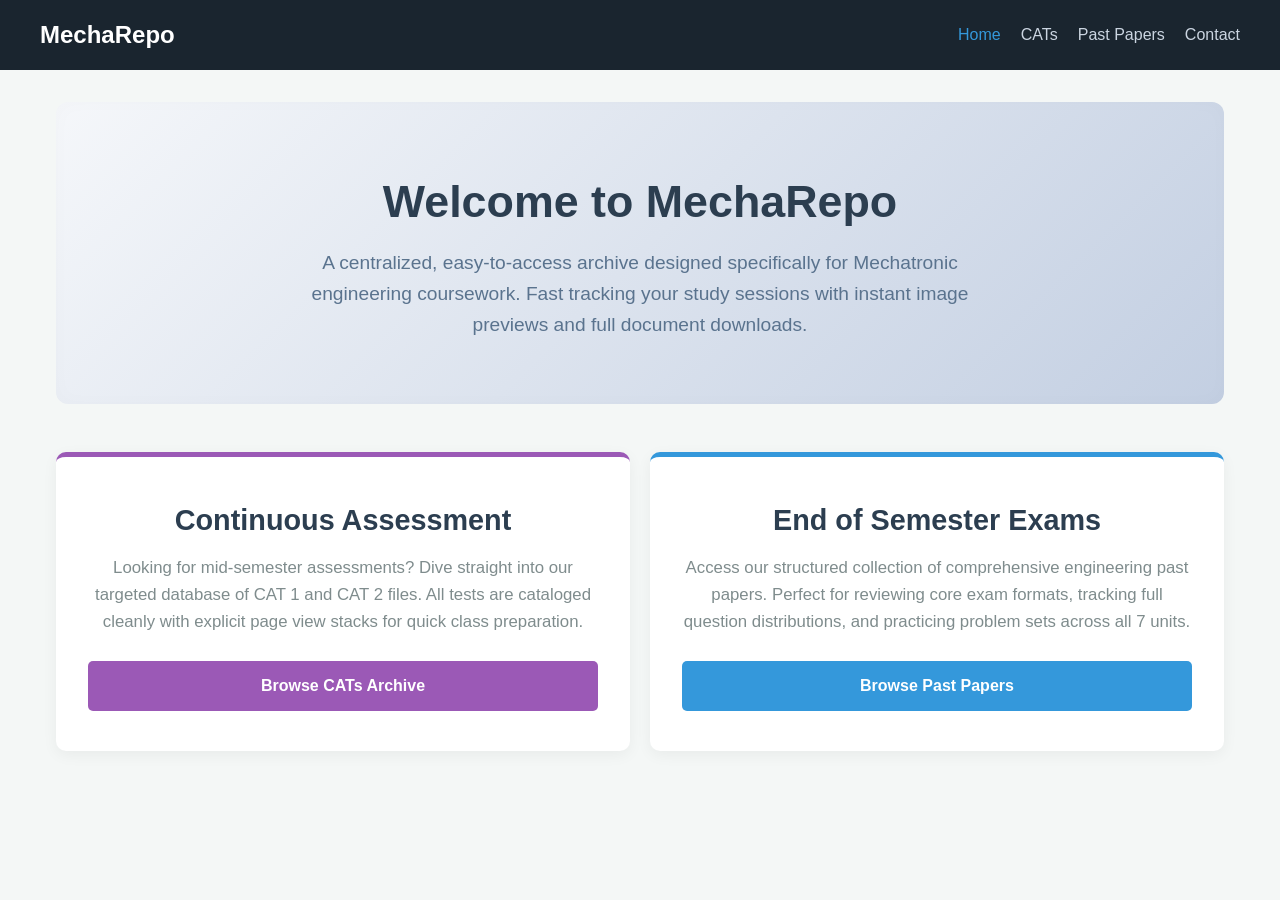
<file: index.html>
<!DOCTYPE html>
<html lang="en">
<head>
    <meta charset="UTF-8">
    <meta name="viewport" content="width=device-width, initial-scale=1.0">
    <title>MechaRepo - Home</title>
    <link rel="stylesheet" href="css/style.css">
    <style>
        /* Force mobile viewports to recognize pinching gestures and allow horizontal overflow */
        html, body {
            width: 100%;
            overflow-x: auto !important;
            touch-action: manipulation !important;
            -webkit-overflow-scrolling: touch;
        }

        /* Custom layout enhancements specifically for the welcome screen hero section */
        .hero-section {
            text-align: center;
            padding: 4rem 1.5rem;
            background: linear-gradient(135deg, #f5f7fa 0%, #c3cfe2 100%);
            border-radius: 12px;
            margin-bottom: 3rem;
            box-shadow: inset 0 0 20px rgba(0,0,0,0.02);
        }

        .hero-section h1 {
            font-size: 2.8rem;
            color: #2c3e50;
            margin-bottom: 10px;
        }

        .hero-section p {
            font-size: 1.2rem;
            color: #5a738e;
            max-width: 700px;
            margin: 0 auto;
            line-height: 1.6;
        }

        /* Feature containers grid setup override for landing cards */
        .features-container {
            display: flex;
            gap: 20px;
            flex-wrap: wrap;
            width: 100%;
            margin-bottom: 3rem;
            box-sizing: border-box;
        }

        .feature-card {
            background: #fff;
            padding: 2.5rem 2rem;
            border-radius: 10px;
            box-shadow: 0 4px 15px rgba(0,0,0,0.05);
            border-top: 5px solid #3498db;
            flex: 1;
            min-width: 280px;
            text-align: center;
            display: flex;
            flex-direction: column;
            justify-content: space-between;
            transition: transform 0.2s, box-shadow 0.2s;
            box-sizing: border-box;
        }

        .feature-card:hover {
            transform: translateY(-5px);
            box-shadow: 0 8px 25px rgba(0,0,0,0.1);
        }

        /* Custom color accent for the CATs card */
        .feature-card.cats-accent {
            border-top-color: #9b59b6; /* Premium purple for CATs */
        }

        .feature-card h2 {
            color: #2c3e50;
            margin-bottom: 12px;
            font-size: 1.8rem;
        }

        .feature-card p {
            color: #7f8c8d;
            font-size: 1.05rem;
            line-height: 1.6;
            margin-bottom: 25px;
        }

        .feature-btn {
            display: inline-block;
            background-color: #3498db;
            color: white;
            padding: 12px 24px;
            text-decoration: none;
            border-radius: 5px;
            font-weight: bold;
            transition: background 0.2s;
        }

        .feature-btn:hover {
            background-color: #2980b9;
        }

        /* CATs hover button accent color */
        .cats-accent .feature-btn {
            background-color: #9b59b6;
        }
        .cats-accent .feature-btn:hover {
            background-color: #8e44ad;
        }
    </style>
</head>
<body>

    <header>
        <nav>
            <div class="logo">MechaRepo</div>
            <ul>
                <li><a href="index.html" class="active">Home</a></li>
                <li><a href="cats.html">CATs</a></li>
                <li><a href="pastpapers.html">Past Papers</a></li>
                <li><a href="contact.html">Contact</a></li>
            </ul>
        </nav>
    </header>

    <main>
        <section class="hero-section">
            <h1>Welcome to MechaRepo</h1>
            <p>A centralized, easy-to-access archive designed specifically for Mechatronic engineering coursework. Fast tracking your study sessions with instant image previews and full document downloads.</p>
        </section>

        <section class="features-container">

             <div class="feature-card cats-accent">
                <div>
                    <h2>Continuous Assessment</h2>
                    <p>Looking for mid-semester assessments? Dive straight into our targeted database of CAT 1 and CAT 2 files. All tests are cataloged cleanly with explicit page view stacks for quick class preparation.</p>
                </div>
                <a href="cats.html" class="feature-btn">Browse CATs Archive</a>
            </div>
            
            <div class="feature-card">
                <div>
                    <h2>End of Semester Exams</h2>
                    <p>Access our structured collection of comprehensive engineering past papers. Perfect for reviewing core exam formats, tracking full question distributions, and practicing problem sets across all 7 units.</p>
                </div>
                <a href="pastpapers.html" class="feature-btn">Browse Past Papers</a>
            </div>

        </section>
    </main>

</body>
</html>
</file>
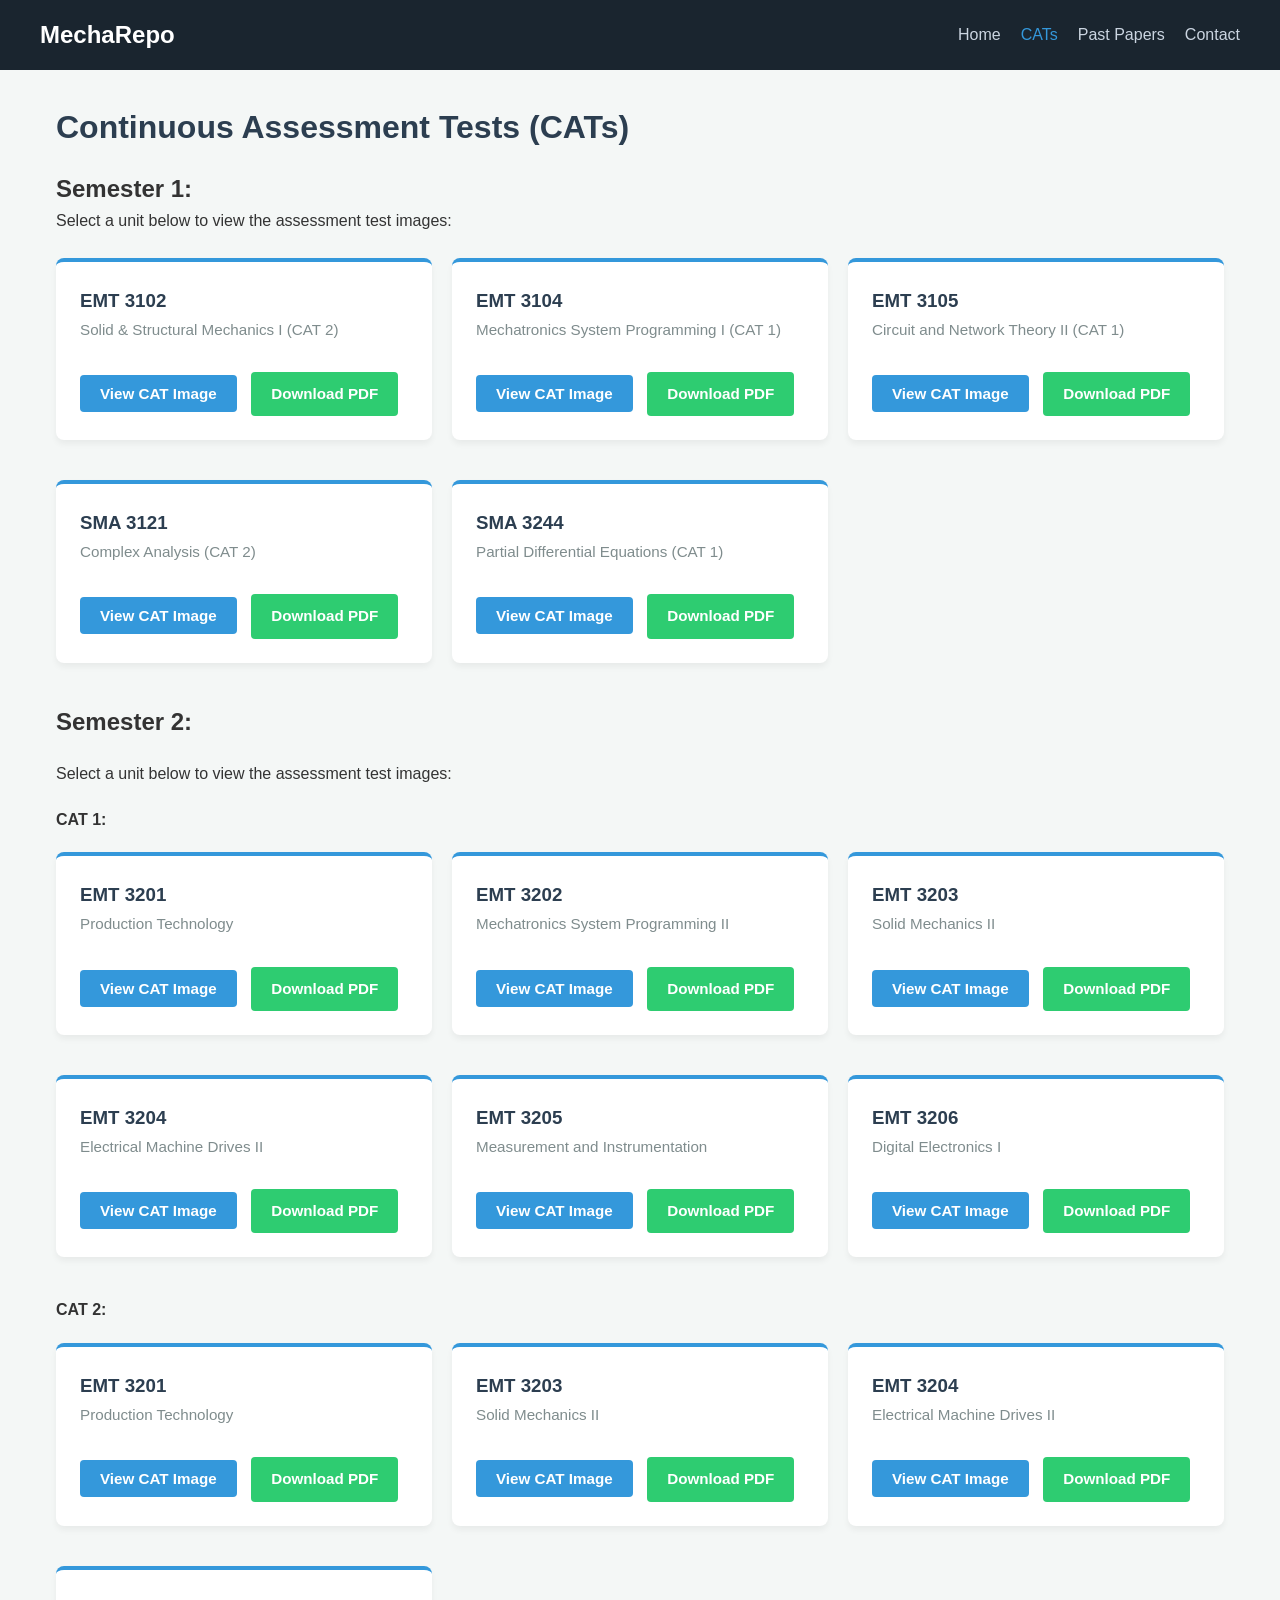
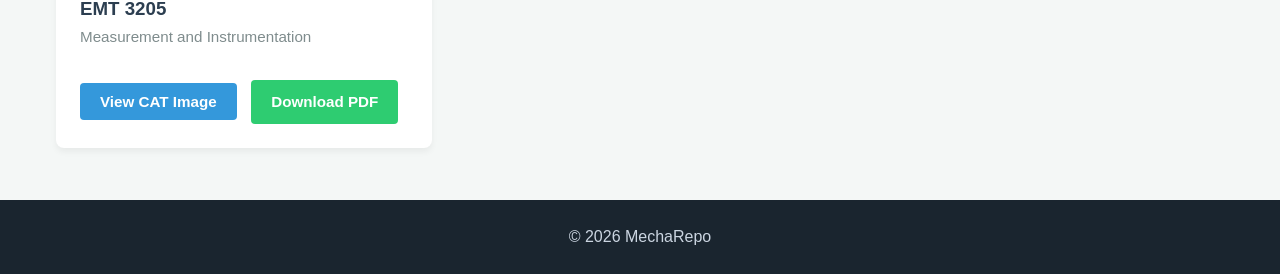
<file: cats.html>
<!DOCTYPE html>
<html lang="en">
<head>
    <meta charset="UTF-8">
    <meta name="viewport" content="width=device-width, initial-scale=1.0">
    <title>MechaRepo - CATs</title>
    <link rel="stylesheet" href="css/style.css">
    <style>
        /* Matches your clean card layout */
        .card {
            background: #fff;
            padding: 1.5rem;
            border-radius: 8px;
            box-shadow: 0 4px 6px rgba(0,0,0,0.05);
            border-top: 4px solid #3498db;
            margin-bottom: 20px;
        }

        .card h3 {
            margin-bottom: 2px;
            color: #2c3e50;
        }

        .unit-subtitle {
            color: #7f8c8d;
            font-size: 0.95rem;
            margin-bottom: 15px;
        }

        .btn-view {
            display: inline-block;
            background-color: #3498db;
            color: white;
            padding: 10px 20px;
            text-decoration: none;
            border-radius: 4px;
            font-weight: bold;
            border: none;
            cursor: pointer;
            font-size: 0.95rem;
        }

        .btn-view:hover {
            background-color: #2980b9;
        }

        /* HIDES THE IMAGES BY DEFAULT ON THE MAIN CARD */
        .hidden-gallery {
            display: none;
        }

        /* THE POP-UP OVERLAY (MODAL) BACKGROUND */
        .modal-overlay {
            display: none; 
            position: fixed;
            top: 0;
            left: 0;
            width: 100%;
            height: 100%;
            background: rgba(0, 0, 0, 0.92); /* Darkened for better focus on content */
            z-index: 1000;
            overflow-y: auto; 
            overflow-x: auto; /* ✅ Added to allow dragging left/right when zoomed on phones */
            padding: 80px 20px 40px 20px; /* Top padding clears the fixed control bar */
        }

        /* FIXED ZOOM CONTROL BAR AT THE TOP */
        .zoom-control-bar {
            position: fixed;
            top: 0;
            left: 0;
            width: 100%;
            background: #1a252f;
            padding: 12px;
            display: flex;
            justify-content: center;
            gap: 15px;
            z-index: 1020;
            box-shadow: 0 4px 10px rgba(0,0,0,0.3);
        }

        .zoom-btn {
            background: #34495e;
            color: white;
            border: none;
            padding: 8px 16px;
            font-size: 0.95rem;
            font-weight: bold;
            border-radius: 4px;
            cursor: pointer;
            transition: background 0.2s;
        }

        .zoom-btn:hover {
            background: #3498db;
        }

        /* Container that holds the stacked images inside the pop-up */
        .modal-content {
            display: flex;
            flex-direction: column;
            align-items: center;
            gap: 20px;
            max-width: 850px;
            margin: 0 auto;
            position: relative;
            transition: max-width 0.2s ease-in-out; /* Animates the zooming effect smoothly */
        }

        .modal-content img {
            width: 100%;
            height: auto;
            border-radius: 6px;
            box-shadow: 0 4px 20px rgba(0,0,0,0.3);
        }

        /* Fixed Close Button at the top right */
        .close-modal-btn {
            position: fixed;
            top: 10px;
            right: 20px;
            background: #e74c3c;
            color: white;
            border: none;
            font-size: 1.2rem;
            font-weight: bold;
            padding: 8px 14px;
            border-radius: 4px;
            cursor: pointer;
            z-index: 1030;
        }

        .close-modal-btn:hover {
            background: #c0392b;
        }
    </style>
</head>
<body>

    <header>
        <nav>
            <div class="logo">MechaRepo</div>
            <ul>
                <li><a href="index.html">Home</a></li>
                <li><a href="cats.html" class="active">CATs</a></li>
                <li><a href="pastpapers.html">Past Papers</a></li>
                <li><a href="contact.html">Contact</a></li>
            </ul>
        </nav>
    </header>

    <main>
        <h1>Continuous Assessment Tests (CATs)</h1>
         <h2>Semester 1:</h2>
           <p>Select a unit below to view the assessment test images:</p>

        <div class="grid-container">
            
            <div class="card">
                <h3>EMT 3102</h3>
                <div class="unit-subtitle">Solid & Structural Mechanics I (CAT 2)</div>
                <button class="btn-view" onclick="openPaper(this)">View CAT Image</button>
                <a href="assets/downloads/emt3102_cat2.pdf" download class="btn-view" style="background-color: #2ecc71; margin-left: 10px;">Download PDF</a>
                
                <div class="hidden-gallery">
                    <img src="files/emt3102_cat2_page1.jpg" alt="Page 1">
                    <img src="files/emt3102_cat2_page2.jpg" alt="Page 2">
                </div>
            </div>

            <div class="card">
                <h3>EMT 3104</h3>
                <div class="unit-subtitle">Mechatronics System Programming I (CAT 1)</div>
                <button class="btn-view" onclick="openPaper(this)">View CAT Image</button>
                <a href="assets/downloads/emt3104_cat1.pdf" download class="btn-view" style="background-color: #2ecc71; margin-left: 10px;">Download PDF</a>
                
                <div class="hidden-gallery">
                    <img src="files/emt3104_cat1_page1.jpg" alt="Page 1">
                </div>
            </div>

            <div class="card">
                <h3>EMT 3105</h3>
                <div class="unit-subtitle">Circuit and Network Theory II (CAT 1)</div>
                <button class="btn-view" onclick="openPaper(this)">View CAT Image</button>
                <a href="assets/downloads/emt3105_cat1.pdf" download class="btn-view" style="background-color: #2ecc71; margin-left: 10px;">Download PDF</a>
                
                <div class="hidden-gallery">
                    <img src="files/emt3105_cat1_page1.jpg" alt="Page 1">
                </div>
            </div>

            <div class="card">
                <h3>SMA 3121</h3>
                <div class="unit-subtitle">Complex Analysis (CAT 2)</div>
                <button class="btn-view" onclick="openPaper(this)">View CAT Image</button>
                <a href="assets/downloads/sma3121_cat2.pdf" download class="btn-view" style="background-color: #2ecc71; margin-left: 10px;">Download PDF</a>
                
                <div class="hidden-gallery">
                    <img src="files/sma3121_cat2_page1.jpg" alt="Page 1">
                </div>
            </div>

            <div class="card">
                <h3>SMA 3244</h3>
                <div class="unit-subtitle">Partial Differential Equations (CAT 1)</div>
                <button class="btn-view" onclick="openPaper(this)">View CAT Image</button>
                <a href="assets/downloads/sma3244_cat1.pdf" download class="btn-view" style="background-color: #2ecc71; margin-left: 10px;">Download PDF</a>
                
                <div class="hidden-gallery">
                    <img src="files/sma3244_cat1_page1.jpg" alt="Page 1">
                </div>
            </div>
            
      <h2 class="semester-2">Semester 2:</h2>
     <p class="semester-2">Select a unit below to view the assessment test images:</p>
      <h4 class="semester-2">CAT 1:</h4>

     <div class="card">
                <h3>EMT 3201</h3>
                <div class="unit-subtitle">Production Technology</div>
                <button class="btn-view" onclick="openPaper(this)">View CAT Image</button>
                <a href="assets/downloads/emt3201_cat1.pdf" download class="btn-view" style="background-color: #2ecc71; margin-left: 10px;">Download PDF</a>
                
                <div class="hidden-gallery">
                    <img src="files/emt3201_cat1_page1.jpeg" alt="Page 1">
                </div>
            </div>
   <div class="card">
                <h3>EMT 3202</h3>
                <div class="unit-subtitle">Mechatronics System Programming II</div>
                <button class="btn-view" onclick="openPaper(this)">View CAT Image</button>
                <a href="assets/downloads/emt3202_cat1.pdf" download class="btn-view" style="background-color: #2ecc71; margin-left: 10px;">Download PDF</a>
                
                <div class="hidden-gallery">
                    <img src="files/emt3202_cat1_page1.jpeg" alt="Page 1">
                </div>
            </div>
    <div class="card">
                <h3>EMT 3203</h3>
                <div class="unit-subtitle">Solid Mechanics II</div>
                <button class="btn-view" onclick="openPaper(this)">View CAT Image</button>
                <a href="assets/downloads/emt3203_cat1.pdf" download class="btn-view" style="background-color: #2ecc71; margin-left: 10px;">Download PDF</a>
                
                <div class="hidden-gallery">
                    <img src="files/emt3203_cat1_page1.jpeg" alt="Page 1">
                    <img src="files/emt3203_cat1_page2.jpeg" alt="Page 2">
                </div>
            </div>
    <div class="card">
                <h3>EMT 3204</h3>
                <div class="unit-subtitle">Electrical Machine Drives II</div>
                <button class="btn-view" onclick="openPaper(this)">View CAT Image</button>
                <a href="assets/downloads/emt3204_cat1.pdf" download class="btn-view" style="background-color: #2ecc71; margin-left: 10px;">Download PDF</a>
                
                <div class="hidden-gallery">
                    <img src="files/emt3204_cat1_page1.jpeg" alt="Page 1">
                    <img src="files/emt3204_cat1_page2.jpeg" alt="Page 2">
                </div>
            </div>
     <div class="card">
                <h3>EMT 3205</h3>
                <div class="unit-subtitle">Measurement and Instrumentation</div>
                <button class="btn-view" onclick="openPaper(this)">View CAT Image</button>
                <a href="assets/downloads/emt3205_cat1.pdf" download class="btn-view" style="background-color: #2ecc71; margin-left: 10px;">Download PDF</a>
                
                <div class="hidden-gallery">
                    <img src="files/emt3205_cat1_page1.jpeg" alt="Page 1">
                    <img src="files/emt3205_cat1_page2.jpeg" alt="Page 2">
                </div>
            </div>
        <div class="card">
                <h3>EMT 3206</h3>
                <div class="unit-subtitle">Digital Electronics I</div>
                <button class="btn-view" onclick="openPaper(this)">View CAT Image</button>
                <a href="assets/downloads/emt3206_cat1.pdf" download class="btn-view" style="background-color: #2ecc71; margin-left: 10px;">Download PDF</a>
                
                <div class="hidden-gallery">
                    <img src="files/emt3206_cat1_page1.jpeg" alt="Page 1">
                </div>
            </div>
        <h4 class="semester-2">CAT 2:</h4>
        <div class="card">
                <h3>EMT 3201</h3>
                <div class="unit-subtitle">Production Technology</div>
                <button class="btn-view" onclick="openPaper(this)">View CAT Image</button>
                <a href="assets/downloads/emt3201_cat2.pdf" download class="btn-view" style="background-color: #2ecc71; margin-left: 10px;">Download PDF</a>
                
                <div class="hidden-gallery">
                    <img src="files/emt3201_cat2_page1.jpeg" alt="Page 1">
                </div>
            </div>
        <div class="card">
                <h3>EMT 3203</h3>
                <div class="unit-subtitle">Solid Mechanics II</div>
                <button class="btn-view" onclick="openPaper(this)">View CAT Image</button>
                <a href="assets/downloads/emt3203_cat2.pdf" download class="btn-view" style="background-color: #2ecc71; margin-left: 10px;">Download PDF</a>
                
                <div class="hidden-gallery">
                    <img src="files/emt3203_cat2_page1.jpeg" alt="Page 1">
                    <img src="files/emt3203_cat2_page2.jpeg" alt="Page 2">
                </div>
            </div>
        <div class="card">
                <h3>EMT 3204</h3>
                <div class="unit-subtitle">Electrical Machine Drives II</div>
                <button class="btn-view" onclick="openPaper(this)">View CAT Image</button>
                <a href="assets/downloads/emt3204_cat2.pdf" download class="btn-view" style="background-color: #2ecc71; margin-left: 10px;">Download PDF</a>
                
                <div class="hidden-gallery">
                    <img src="files/emt3204_cat2_page1.jpeg" alt="Page 1">
                    <img src="files/emt3204_cat2_page2.jpeg" alt="Page 2">
                </div>
            </div>
        <div class="card">
                <h3>EMT 3205</h3>
                <div class="unit-subtitle">Measurement and Instrumentation</div>
                <button class="btn-view" onclick="openPaper(this)">View CAT Image</button>
                <a href="assets/downloads/emt3205_cat2.pdf" download class="btn-view" style="background-color: #2ecc71; margin-left: 10px;">Download PDF</a>
                
                <div class="hidden-gallery">
                    <img src="files/emt3205_cat2_page1.jpeg" alt="Page 1">
                    <img src="files/emt3205_cat2_page2.jpeg" alt="Page 2">
                </div>
            </div>
        </div>
    </main>

    <div class="modal-overlay" id="paperModal">
        <div class="zoom-control-bar">
            <button class="zoom-btn" onclick="adjustZoom(100)">Zoom In (+)</button>
            <button class="zoom-btn" onclick="adjustZoom(-100)">Zoom Out (-)</button>
            <button class="zoom-btn" onclick="resetZoom()">Reset Size</button>
            <button class="close-modal-btn" onclick="closePaper()">CLOSE &times;</button>
        </div>
        
        <div class="modal-content" id="modalImagesContainer"></div>
    </div>

    <footer>
        <p>&copy; 2026 MechaRepo</p>
    </footer>

    <script>
        // Global tracking variable for handling the image container structural width
        let currentMaxWidth = 850; 

        function openPaper(buttonElement) {
            const hiddenGallery = buttonElement.parentElement.querySelector('.hidden-gallery');
            const modalContainer = document.getElementById('modalImagesContainer');
            
            // Clear old contents
            modalContainer.innerHTML = "";
            resetZoom(); // Always start at default size when opening a new unit
            
            // Get all images from the hidden gallery
            const images = hiddenGallery.querySelectorAll('img');
            
            images.forEach((img) => {
                // ✅ Clone and add the image to the popup ONLY (No download buttons generated here anymore)
                const clonedImg = img.cloneNode(true);
                modalContainer.appendChild(clonedImg);
            });
            
            // Open the pop-up window
            document.getElementById('paperModal').style.display = "block";
            document.body.style.overflow = "hidden";
        }

        // Start with a base width percentage
        let currentZoomPercentage = 100; 

        function adjustZoom(amount) {
            const modalImages = document.querySelectorAll('#modalImagesContainer img');
            
            // If amount is positive (100), zoom in. If negative (-100), zoom out.
            if (amount > 0) {
                currentZoomPercentage += 25; // Increase size by 25%
            } else {
                currentZoomPercentage -= 25; // Decrease size by 25%
            }

            // Don't let it shrink past 50% or grow past 300%
            if (currentZoomPercentage < 50) currentZoomPercentage = 50;
            if (currentZoomPercentage > 300) currentZoomPercentage = 300;

            // Apply the new width to every image inside the viewer container
            modalImages.forEach(img => {
                img.style.width = currentZoomPercentage + '%';
                img.style.maxWidth = 'none'; // Prevents CSS from trapping the image size
            });
        }

        function resetZoom() {
            // 1. Reset our tracking variable back to exactly 100%
            currentZoomPercentage = 100;

            // 2. Target the images inside the modal container
            const modalImages = document.querySelectorAll('#modalImagesContainer img');
            
            // 3. Force them back to standard size instantly
            modalImages.forEach(img => {
                img.style.width = '100%';
                img.style.maxWidth = '100%'; // Re-enables boundaries so it looks clean
            });
        }

        // This is the function that the Close button is looking for!
        function closePaper() {
            // 1. Find the modal window overlay
            const modal = document.getElementById('paperModal');
            
            if (modal) {
                // 2. Hide it completely from the screen
                modal.style.display = 'none'; 
            }
            
            // 3. Clear out the image container so the page runs fast and fresh next time
            const container = document.getElementById('modalImagesContainer');
            if (container) {
                container.innerHTML = '';
            }
            
            // 4. Set the zoom tracker back to 100%
            currentZoomPercentage = 100;
        }

        // --- MOBILE PINCH-TO-ZOOM TOUCH ENGINE ---
        let touchStartDist = 0;
        let initialZoomOnTouch = 100;

        // Target the container that holds the CAT images
        const imageContainer = document.getElementById('modalImagesContainer');

        if (imageContainer) {
            // 1. Detect when two fingers first hit the screen
            imageContainer.addEventListener('touchstart', function(e) {
                if (e.touches.length === 2) {
                    // Calculate the initial distance between finger 1 and finger 2
                    touchStartDist = Math.hypot(
                        e.touches[0].pageX - e.touches[1].pageX,
                        e.touches[0].pageY - e.touches[1].pageY
                    );
                    initialZoomOnTouch = currentZoomPercentage;
                }
            }, { passive: true });

            // 2. Track the fingers as they spread apart or pinch together
            imageContainer.addEventListener('touchmove', function(e) {
                if (e.touches.length === 2 && touchStartDist > 0) {
                    // Calculate the new distance between fingers
                    const currentDist = Math.hypot(
                        e.touches[0].pageX - e.touches[1].pageX,
                        e.touches[0].pageY - e.touches[1].pageY
                    );
                    
                    // Determine how much the user has pinched/spread
                    const scaleFactor = currentDist / touchStartDist;
                    let newZoom = initialZoomOnTouch * scaleFactor;

                    // Restrict zoom limits to match your buttons (50% to 300%)
                    if (newZoom < 50) newZoom = 50;
                    if (newZoom > 300) newZoom = 300;

                    // Update our global tracking variable so the buttons stay synced!
                    currentZoomPercentage = newZoom;

                    // Apply the zoom style to the images immediately
                    const modalImages = imageContainer.querySelectorAll('img');
                    modalImages.forEach(img => {
                        img.style.width = currentZoomPercentage + '%';
                        img.style.maxWidth = 'none'; // Unlocks the layout constraints
                    });
                }
            }, { passive: true });

            // 3. Reset tracking when fingers lift off the screen
            imageContainer.addEventListener('touchend', function(e) {
                if (e.touches.length < 2) {
                    touchStartDist = 0;
                }
            });
        }
    </script>
</body>
</html>
</file>
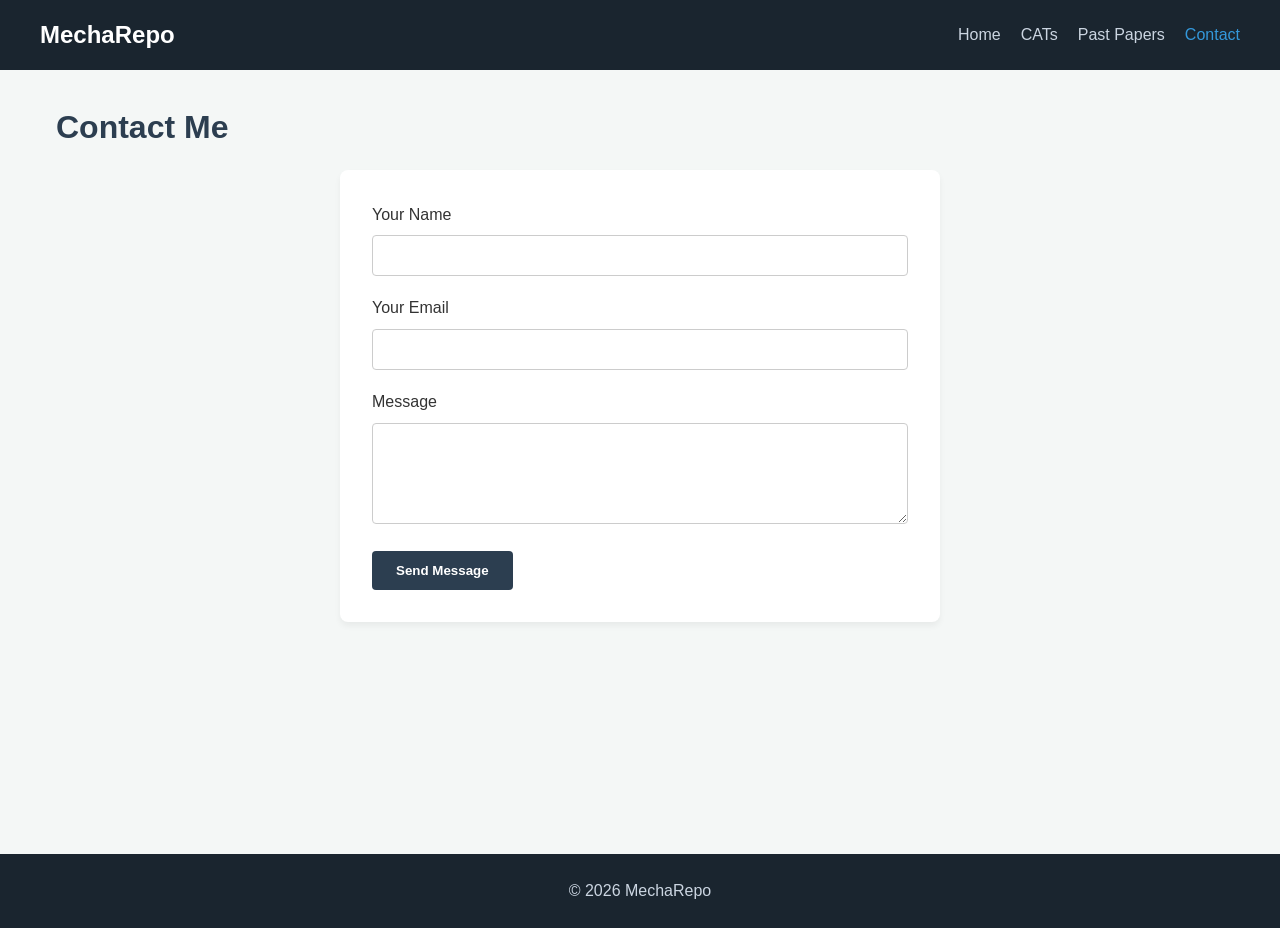
<file: contact.html>
<!DOCTYPE html>
<html lang="en">
<head>
    <meta charset="UTF-8">
    <meta name="viewport" content="width=device-width, initial-scale=1.0">
    <title>MechaRepo - Contact</title>
    <link rel="stylesheet" href="css/style.css">
</head>
<body>
    <header>
        <nav>
            <div class="logo">MechaRepo</div>
            <ul>
                <li><a href="index.html">Home</a></li>
                <li><a href="cats.html">CATs</a></li>
                <li><a href="pastpapers.html">Past Papers</a></li>
                <li><a href="contact.html" class="active">Contact</a></li>
            </ul>
        </nav>
    </header>
    <main>
        <h1>Contact Me</h1>
        
        <form class="contact-form" action="https://formspree.io/f/xnjrgbvy" method="POST">
            
            <div class="form-group">
                <label>Your Name</label>
                <input type="text" name="name" required>
            </div>
            
            <div class="form-group">
                <label>Your Email</label>
                <input type="email" name="_replyto" required>
            </div>
            
            <div class="form-group">
                <label>Message</label>
                <textarea rows="5" name="message" required></textarea>
            </div>
            
            <button type="submit" class="btn-submit">Send Message</button>
        </form>
    </main>
    <footer>
        <p>&copy; 2026 MechaRepo</p>
    </footer>
</body>
</html>
</file>
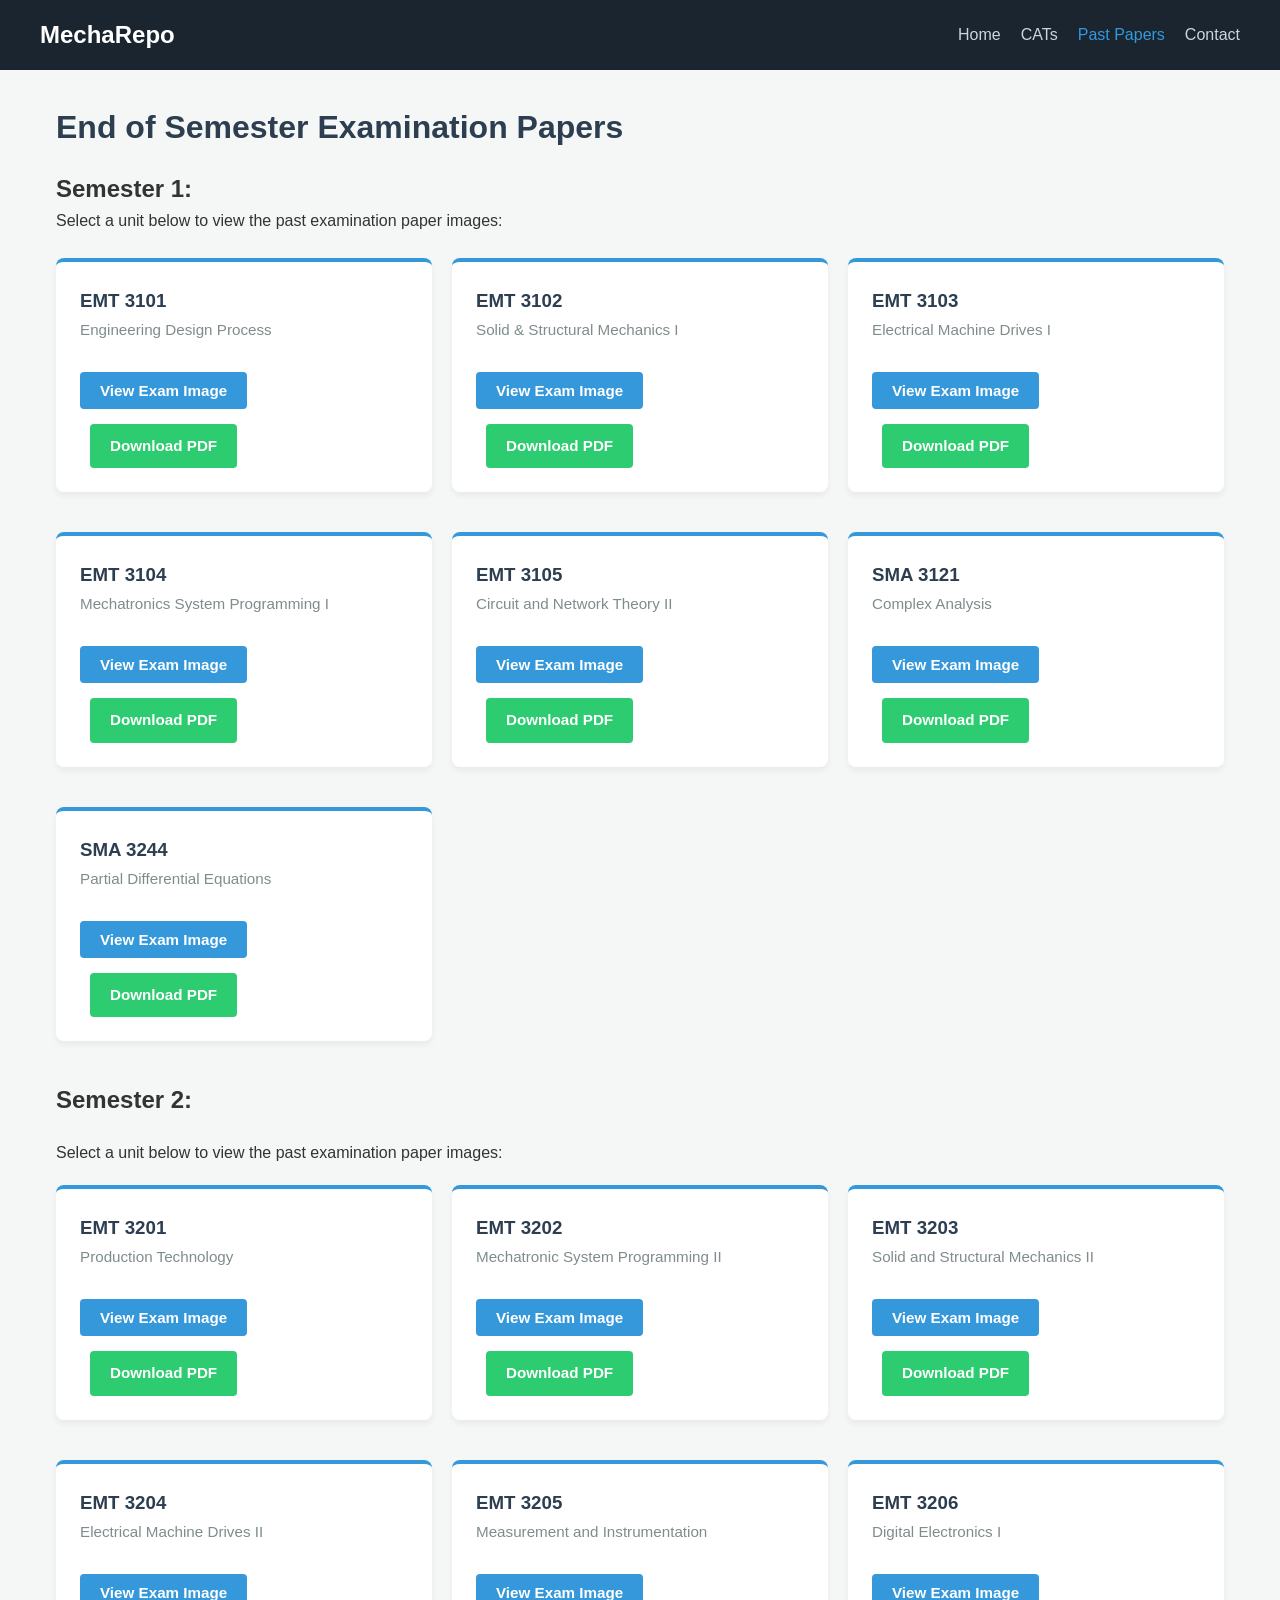
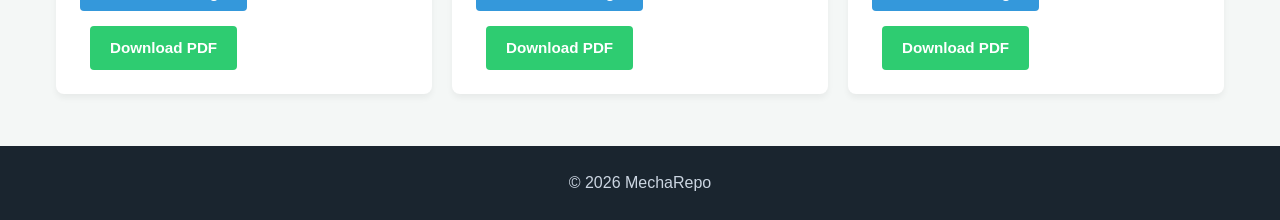
<file: pastpapers.html>
<!DOCTYPE html>
<html lang="en">
<head>
    <meta charset="UTF-8">
    <meta name="viewport" content="width=device-width, initial-scale=1.0">
    <title>MechaRepo - Past Papers</title>
    <link rel="stylesheet" href="css/style.css">
    <style>
        /* Matches your clean card layout */
        .card {
            background: #fff;
            padding: 1.5rem;
            border-radius: 8px;
            box-shadow: 0 4px 6px rgba(0,0,0,0.05);
            border-top: 4px solid #3498db;
            margin-bottom: 20px;
        }

        .card h3 {
            margin-bottom: 2px;
            color: #2c3e50;
        }

        .unit-subtitle {
            color: #7f8c8d;
            font-size: 0.95rem;
            margin-bottom: 15px;
        }

        .btn-view {
            display: inline-block;
            background-color: #3498db;
            color: white;
            padding: 10px 20px;
            text-decoration: none;
            border-radius: 4px;
            font-weight: bold;
            border: none;
            cursor: pointer;
            font-size: 0.95rem;
        }

        .btn-view:hover {
            background-color: #2980b9;
        }

        /* HIDE THE IMAGES BY DEFAULT ON THE MAIN CARD */
        .hidden-gallery {
            display: none;
        }

        /* THE POP-UP OVERLAY (MODAL) BACKGROUND */
        .modal-overlay {
            display: none; 
            position: fixed;
            top: 0;
            left: 0;
            width: 100%;
            height: 100%;
            background: rgba(0, 0, 0, 0.92); /* Darkened for better focus on content */
            z-index: 1000;
            overflow-y: auto; 
            padding: 80px 20px 40px 20px; /* Top padding clears the fixed control bar */
        }

        /* FIXED ZOOM CONTROL BAR AT THE TOP */
        .zoom-control-bar {
            position: fixed;
            top: 0;
            left: 0;
            width: 100%;
            background: #1a252f;
            padding: 12px;
            display: flex;
            justify-content: center;
            gap: 15px;
            z-index: 1020;
            box-shadow: 0 4px 10px rgba(0,0,0,0.3);
        }

        .zoom-btn {
            background: #34495e;
            color: white;
            border: none;
            padding: 8px 16px;
            font-size: 0.95rem;
            font-weight: bold;
            border-radius: 4px;
            cursor: pointer;
            transition: background 0.2s;
        }

        .zoom-btn:hover {
            background: #3498db;
        }

        /* Container that holds the stacked images inside the pop-up */
        .modal-content {
            display: flex;
            flex-direction: column;
            align-items: center;
            gap: 20px;
            max-width: 850px;
            margin: 0 auto;
            position: relative;
            transition: max-width 0.2s ease-in-out; /* Animates the zooming effect smoothly */
        }

        .modal-content img {
            width: 100%;
            height: auto;
            border-radius: 6px;
            box-shadow: 0 4px 20px rgba(0,0,0,0.3);
        }

        /* Fixed Close Button at the top right */
        .close-modal-btn {
            position: fixed;
            top: 10px;
            right: 20px;
            background: #e74c3c;
            color: white;
            border: none;
            font-size: 1.2rem;
            font-weight: bold;
            padding: 8px 14px;
            border-radius: 4px;
            cursor: pointer;
            z-index: 1030;
        }

        .close-modal-btn:hover {
            background: #c0392b;
        }
    </style>
</head>
<body>

    <header>
        <nav>
            <div class="logo">MechaRepo</div>
            <ul>
                <li><a href="index.html">Home</a></li>
                <li><a href="cats.html">CATs</a></li>
                <li><a href="pastpapers.html" class="active">Past Papers</a></li>
                <li><a href="contact.html">Contact</a></li>
            </ul>
        </nav>
    </header>

    <main>
        <h1>End of Semester Examination Papers</h1>
        <h2>Semester 1:</h2>    
      <p>Select a unit below to view the past examination paper images:</p>
         
        <div class="grid-container">
            
            <div class="card">
                <h3>EMT 3101</h3>
                <div class="unit-subtitle">Engineering Design Process</div>
                <button class="btn-view" onclick="openPaper(this)">View Exam Image</button>
                <a href="assets/downloads/emt3101_exam.pdf" download class="btn-view" style="background-color: #2ecc71; margin-left: 10px;">Download PDF</a>
                
                <div class="hidden-gallery">
                    <img src="files/emt3101_page1.jpg" alt="Page 1">
                    <img src="files/emt3101_page2.jpg" alt="Page 2">
                    <img src="files/emt3101_page3.jpg" alt="Page 3">
                    <img src="files/emt3101_page4.jpg" alt="Page 4">
                    <img src="files/emt3101_page5.jpg" alt="Page 5">
                </div>
            </div>

            <div class="card">
                <h3>EMT 3102</h3>
                <div class="unit-subtitle">Solid & Structural Mechanics I</div>
                <button class="btn-view" onclick="openPaper(this)">View Exam Image</button>
                <a href="assets/downloads/emt3102_exam.pdf" download class="btn-view" style="background-color: #2ecc71; margin-left: 10px;">Download PDF</a>
                
                <div class="hidden-gallery">
                    <img src="files/emt3102_page1.jpg" alt="Page 1">
                    <img src="files/emt3102_page2.jpg" alt="Page 2">
                    <img src="files/emt3102_page3.jpg" alt="Page 3">
                </div>
            </div>

            <div class="card">
                <h3>EMT 3103</h3>
                <div class="unit-subtitle">Electrical Machine Drives I</div>
                <button class="btn-view" onclick="openPaper(this)">View Exam Image</button>
                <a href="assets/downloads/emt3103_exam.pdf" download class="btn-view" style="background-color: #2ecc71; margin-left: 10px;">Download PDF</a>
                
                <div class="hidden-gallery">
                    <img src="files/emt3103_page1.jpg" alt="Page 1">
                    <img src="files/emt3103_page2.jpg" alt="Page 2">
                    <img src="files/emt3103_page3.jpg" alt="Page 3">
                </div>
            </div>

            <div class="card">
                <h3>EMT 3104</h3>
                <div class="unit-subtitle">Mechatronics System Programming I</div>
                <button class="btn-view" onclick="openPaper(this)">View Exam Image</button>
                <a href="assets/downloads/emt3104_exam.pdf" download class="btn-view" style="background-color: #2ecc71; margin-left: 10px;">Download PDF</a>
                
                <div class="hidden-gallery">
                    <img src="files/emt3104_page1.jpg" alt="Page 1">
                    <img src="files/emt3104_page2.jpg" alt="Page 2">
                    <img src="files/emt3104_page3.jpg" alt="Page 3">
                    <img src="files/emt3104_page4.jpg" alt="Page 4">
                    <img src="files/emt3104_page5.jpg" alt="Page 5">
                    <img src="files/emt3104_page6.jpg" alt="Page 6">
                </div>
            </div>

            <div class="card">
                <h3>EMT 3105</h3>
                <div class="unit-subtitle">Circuit and Network Theory II</div>
                <button class="btn-view" onclick="openPaper(this)">View Exam Image</button>
                <a href="assets/downloads/emt3105_exam.pdf" download class="btn-view" style="background-color: #2ecc71; margin-left: 10px;">Download PDF</a>
                
                <div class="hidden-gallery">
                    <img src="files/emt3105_page1.jpg" alt="Page 1">
                    <img src="files/emt3105_page2.jpg" alt="Page 2">
                    <img src="files/emt3105_page3.jpg" alt="Page 3">
                    <img src="files/emt3105_page4.jpg" alt="Page 4">
                    <img src="files/emt3105_page5.jpg" alt="Page 5">
                </div>
            </div>

             <div class="card">
                <h3>SMA 3121</h3>
                <div class="unit-subtitle">Complex Analysis</div>
                <button class="btn-view" onclick="openPaper(this)">View Exam Image</button>
                <a href="assets/downloads/sma3121_exam.pdf" download class="btn-view" style="background-color: #2ecc71; margin-left: 10px;">Download PDF</a>
                
                <div class="hidden-gallery">
                    <img src="files/sma3121_page1.jpg" alt="Page 1">
                    <img src="files/sma3121_page2.jpg" alt="Page 2">
                </div>
            </div>

            <div class="card">
                <h3>SMA 3244</h3>
                <div class="unit-subtitle">Partial Differential Equations</div>
                <button class="btn-view" onclick="openPaper(this)">View Exam Image</button>
                <a href="assets/downloads/sma3244_exam.pdf" download class="btn-view" style="background-color: #2ecc71; margin-left: 10px;">Download PDF</a>
                
                <div class="hidden-gallery">
                    <img src="files/sma3244_page1.jpg" alt="Page 1">
                    <img src="files/sma3244_page2.jpg" alt="Page 2">
                </div>
            </div>

        <h2 class="semester-2">Semester 2:</h2>
 <p class="semester-2">Select a unit below to view the past examination paper images:</p>

            <div class="card">
                <h3>EMT 3201</h3>
                <div class="unit-subtitle">Production Technology</div>
                <button class="btn-view" onclick="openPaper(this)">View Exam Image</button>
                <a href="assets/downloads/emt3201_exam.pdf" download class="btn-view" style="background-color: #2ecc71; margin-left: 10px;">Download PDF</a>
                
                <div class="hidden-gallery">
                    <img src="files/emt3201_page1.jpeg" alt="Page 1">
                    <img src="files/emt3201_page2.jpeg" alt="Page 2">
                    <img src="files/emt3201_page3.jpeg" alt="Page 3">
                </div>
            </div>

            <div class="card">
                <h3>EMT 3202</h3>
                <div class="unit-subtitle">Mechatronic System Programming II</div>
                <button class="btn-view" onclick="openPaper(this)">View Exam Image</button>
                <a href="assets/downloads/emt3202_exam.pdf" download class="btn-view" style="background-color: #2ecc71; margin-left: 10px;">Download PDF</a>
                
                <div class="hidden-gallery">
                    <img src="files/emt3202_page1.jpeg" alt="Page 1">
                    <img src="files/emt3202_page2.jpeg" alt="Page 2">
                    <img src="files/emt3202_page3.jpeg" alt="Page 3">
                    <img src="files/emt3202_page4.jpeg" alt="Page 4">
                </div>
            </div>

            <div class="card">
                <h3>EMT 3203</h3>
                <div class="unit-subtitle">Solid and Structural Mechanics II</div>
                <button class="btn-view" onclick="openPaper(this)">View Exam Image</button>
                <a href="assets/downloads/emt3203_exam.pdf" download class="btn-view" style="background-color: #2ecc71; margin-left: 10px;">Download PDF</a>
                
                <div class="hidden-gallery">
                    <img src="files/emt3203_page1.jpeg" alt="Page 1">
                    <img src="files/emt3203_page2.jpeg" alt="Page 2">
                    <img src="files/emt3203_page3.jpeg" alt="Page 3">
                </div>
            </div>

            <div class="card">
                <h3>EMT 3204</h3>
                <div class="unit-subtitle">Electrical Machine Drives II</div>
                <button class="btn-view" onclick="openPaper(this)">View Exam Image</button>
                <a href="assets/downloads/emt3204_exam.pdf" download class="btn-view" style="background-color: #2ecc71; margin-left: 10px;">Download PDF</a>
                
                <div class="hidden-gallery">
                    <img src="files/emt3204_page1.jpeg" alt="Page 1">
                    <img src="files/emt3204_page2.jpeg" alt="Page 2">
                    <img src="files/emt3204_page3.jpeg" alt="Page 3">
                </div>
            </div>

            <div class="card">
                <h3>EMT 3205</h3>
                <div class="unit-subtitle">Measurement and Instrumentation</div>
                <button class="btn-view" onclick="openPaper(this)">View Exam Image</button>
                <a href="assets/downloads/emt3205_exam.pdf" download class="btn-view" style="background-color: #2ecc71; margin-left: 10px;">Download PDF</a>
                
                <div class="hidden-gallery">
                    <img src="files/emt3205_page1.jpeg" alt="Page 1">
                    <img src="files/emt3205_page2.jpeg" alt="Page 2">
                    <img src="files/emt3205_page3.jpeg" alt="Page 3">
                    <img src="files/emt3205_page4.jpeg" alt="Page 4">
                </div>
            </div>

             <div class="card">
                <h3>EMT 3206</h3>
                <div class="unit-subtitle">Digital Electronics I</div>
                <button class="btn-view" onclick="openPaper(this)">View Exam Image</button>
                <a href="assets/downloads/emt3206_exam.pdf" download class="btn-view" style="background-color: #2ecc71; margin-left: 10px;">Download PDF</a>
                
                <div class="hidden-gallery">
                    <img src="files/emt3206_page1.jpeg" alt="Page 1">
                    <img src="files/emt3206_page2.jpeg" alt="Page 2">
                    <img src="files/emt3206_page3.jpeg" alt="Page 3">
                </div>
            </div>

        </div>
    </main>

    <div class="modal-overlay" id="paperModal">
        <div class="zoom-control-bar">
            <button class="zoom-btn" onclick="adjustZoom(100)">Zoom In (+)</button>
            <button class="zoom-btn" onclick="adjustZoom(-100)">Zoom Out (-)</button>
            <button class="zoom-btn" onclick="resetZoom()">Reset Size</button>
            <button class="close-modal-btn" onclick="closePaper()">CLOSE &times;</button>
        </div>
        
        <div class="modal-content" id="modalImagesContainer"></div>
    </div>

    <footer>
        <p>&copy; 2026 MechaRepo</p>
    </footer>

    <script>
        // Global tracking variable for handling the image container structural width
        let currentMaxWidth = 850; 

        function openPaper(buttonElement) {
            const hiddenGallery = buttonElement.parentElement.querySelector('.hidden-gallery');
            const modalContainer = document.getElementById('modalImagesContainer');
            
            // Clear old contents
            modalContainer.innerHTML = "";
            resetZoom(); // Always start at default size when opening a new unit
            
            // Get all images from the hidden gallery
            const images = hiddenGallery.querySelectorAll('img');
            
            images.forEach((img) => {
                // Clone and add the image to the popup ONLY
                const clonedImg = img.cloneNode(true);
                modalContainer.appendChild(clonedImg);
            });
            
            // Open the pop-up window
            document.getElementById('paperModal').style.display = "block";
            document.body.style.overflow = "hidden"; 
        } 

      // Start with a base width percentage
let currentZoomPercentage = 100; 

function adjustZoom(amount) {
    const modalImages = document.querySelectorAll('#modalImagesContainer img');
    
    // If amount is positive (100), zoom in. If negative (-100), zoom out.
    if (amount > 0) {
        currentZoomPercentage += 25; // Increase size by 25%
    } else {
        currentZoomPercentage -= 25; // Decrease size by 25%
    }

    // Don't let it shrink past 50% or grow past 300%
    if (currentZoomPercentage < 50) currentZoomPercentage = 50;
    if (currentZoomPercentage > 300) currentZoomPercentage = 300;

    // Apply the new width to every image inside the viewer container
    modalImages.forEach(img => {
        img.style.width = currentZoomPercentage + '%';
        img.style.maxWidth = 'none'; // Prevents CSS from trapping the image size
    });
}
        function resetZoom() {
    // 1. Reset our tracking variable back to exactly 100%
    currentZoomPercentage = 100;

    // 2. Target the images inside the modal container
    const modalImages = document.querySelectorAll('#modalImagesContainer img');
    
    // 3. Force them back to standard size instantly
    modalImages.forEach(img => {
        img.style.width = '100%';
        img.style.maxWidth = '100%'; // Re-enables boundaries so it looks clean
    });
}
// This is the function that the Close button is looking for!
function closePaper() {
    // 1. Find the modal window overlay
    const modal = document.getElementById('paperModal');
    
    if (modal) {
        // 2. Hide it completely from the screen
        modal.style.display = 'none'; 
    }
    
    // 3. Clear out the image container so the page runs fast and fresh next time
    const container = document.getElementById('modalImagesContainer');
    if (container) {
        container.innerHTML = '';
    }
    
    // 4. Set the zoom tracker back to 100%
    currentZoomPercentage = 100;
}
// --- MOBILE PINCH-TO-ZOOM TOUCH ENGINE ---
let touchStartDist = 0;
let initialZoomOnTouch = 100;

// Target the container that holds the CAT images
const imageContainer = document.getElementById('modalImagesContainer');

if (imageContainer) {
    // 1. Detect when two fingers first hit the screen
    imageContainer.addEventListener('touchstart', function(e) {
        if (e.touches.length === 2) {
            // Calculate the initial distance between finger 1 and finger 2
            touchStartDist = Math.hypot(
                e.touches[0].pageX - e.touches[1].pageX,
                e.touches[0].pageY - e.touches[1].pageY
            );
            initialZoomOnTouch = currentZoomPercentage;
        }
    }, { passive: true });

    // 2. Track the fingers as they spread apart or pinch together
    imageContainer.addEventListener('touchmove', function(e) {
        if (e.touches.length === 2 && touchStartDist > 0) {
            // Calculate the new distance between fingers
            const currentDist = Math.hypot(
                e.touches[0].pageX - e.touches[1].pageX,
                e.touches[0].pageY - e.touches[1].pageY
            );
            
            // Determine how much the user has pinched/spread
            const scaleFactor = currentDist / touchStartDist;
            let newZoom = initialZoomOnTouch * scaleFactor;

            // Restrict zoom limits to match your buttons (50% to 300%)
            if (newZoom < 50) newZoom = 50;
            if (newZoom > 300) newZoom = 300;

            // Update our global tracking variable so the buttons stay synced!
            currentZoomPercentage = newZoom;

            // Apply the zoom style to the images immediately
            const modalImages = imageContainer.querySelectorAll('img');
            modalImages.forEach(img => {
                img.style.width = currentZoomPercentage + '%';
                img.style.maxWidth = 'none'; // Unlocks the layout constraints
            });
        }
    }, { passive: true });

    // 3. Reset tracking when fingers lift off the screen
    imageContainer.addEventListener('touchend', function(e) {
        if (e.touches.length < 2) {
            touchStartDist = 0;
        }
    });
}
    </script>
</body>
</html>
</file>
<file: css/style.css>
/* --- GLOBAL RESET & BASE STYLES --- */
* { 
    margin: 0; 
    padding: 0; 
    box-sizing: border-box; 
    font-family: sans-serif; 
}

body { 
    background-color: #f4f7f6; 
    color: #333; 
    line-height: 1.6; 
}

/* --- NAVIGATION HEADER --- */
header { 
    background-color: #1a252f; 
    padding: 1rem 2rem; 
    position: sticky; 
    top: 0; 
    z-index: 900; /* Stays beneath the pop-up viewer backdrop */
}

nav { 
    display: flex; 
    justify-content: space-between; 
    align-items: center; 
    max-width: 1200px; 
    margin: 0 auto; 
}

nav .logo { 
    color: #fff; 
    font-size: 1.5rem; 
    font-weight: bold; 
}

nav ul { 
    display: flex; 
    list-style: none; 
}

nav ul li { 
    margin-left: 20px; 
}

nav ul li a { 
    color: #cbd5e1; 
    text-decoration: none; 
    font-weight: 500;
    transition: color 0.2s ease;
}

nav ul li a:hover, nav ul li a.active { 
    color: #3498db; 
}

.semester-2 {
    grid-column: 1 / -1;
}
/* --- CORE LAYOUT STRUCTURE --- */
main { 
    max-width: 1200px; 
    margin: 2rem auto; 
    padding: 0 1rem; 
    min-height: 80vh; 
}

h1 { 
    margin-bottom: 1rem; 
    color: #2c3e50; 
}

/* --- RESPONSIVE CARD GRID --- */
.grid-container { 
    display: grid; 
    grid-template-columns: repeat(auto-fill, minmax(280px, 1fr)); 
    gap: 20px; 
    margin-top: 1.5rem; 
}

/* --- DOCUMENT TRACKING CARDS --- */
.card { 
    background: #fff; 
    padding: 1.5rem; 
    border-radius: 8px; 
    box-shadow: 0 4px 6px rgba(0,0,0,0.05); 
    border-top: 4px solid #3498db; 
}

.unit-subtitle {
    color: #7f8c8d;
    font-size: 0.95rem;
    margin-bottom: 15px;
}

/* --- ACTION BUTTONS --- */
.btn-view, .btn-download { 
    display: inline-block; 
    background-color: #3498db; 
    color: #fff; 
    padding: 0.5rem 1rem; 
    text-decoration: none; 
    border-radius: 4px; 
    margin-top: 15px; 
    font-weight: bold;
    border: none;
    cursor: pointer;
    font-size: 0.95rem;
    transition: background-color 0.2s ease;
}

.btn-view:hover, .btn-download:hover { 
    background-color: #2980b9; 
}

/* Hidden gallery utility state descriptor */
.hidden-gallery { 
    display: none; 
}

/* --- CONTACT SCREEN COMPONENT --- */
.contact-form { 
    background: #fff; 
    padding: 2rem; 
    max-width: 600px; 
    margin: 0 auto; 
    border-radius: 8px; 
    box-shadow: 0 4px 6px rgba(0,0,0,0.05);
}

.form-group { 
    margin-bottom: 1.2rem; 
}

.form-group label { 
    display: block; 
    margin-bottom: 0.5rem; 
    font-weight: 500;
}

.form-group input, .form-group textarea { 
    width: 100%; 
    padding: 0.75rem; 
    border: 1px solid #ccc; 
    border-radius: 4px; 
    outline: none;
}

.form-group input:focus, .form-group textarea:focus {
    border-color: #3498db;
}

.btn-submit { 
    background-color: #2c3e50; 
    color: white; 
    padding: 0.75rem 1.5rem; 
    border: none; 
    border-radius: 4px; 
    cursor: pointer; 
    font-weight: bold;
    transition: background-color 0.2s ease;
}

.btn-submit:hover {
    background-color: #1a252f;
}

/* --- POP-UP OVERLAY (MODAL) VIEWER --- */
.modal-overlay {
    display: none; 
    position: fixed;
    top: 0;
    left: 0;
    width: 100%;
    height: 100%;
    background: rgba(0, 0, 0, 0.92); 
    z-index: 1000;
    overflow-y: auto;
    overflow-x: auto; 
    padding: 100px 20px 40px 20px; /* Increased top padding to give room for wrapping buttons on phone layout */
}

/* FIXED ZOOM CONTROL PANEL DOCK */
.zoom-control-bar {
    position: fixed;
    top: 0;
    left: 0;
    width: 100%;
    background: #1a252f;
    padding: 12px 20px;
    display: flex;
    justify-content: center;
    align-items: center;
    gap: 15px;
    z-index: 1020;
    box-shadow: 0 4px 10px rgba(0,0,0,0.3);
}

.zoom-btn {
    background: #34495e;
    color: white;
    border: none;
    padding: 8px 16px;
    font-size: 0.95rem;
    font-weight: bold;
    border-radius: 4px;
    cursor: pointer;
    transition: background 0.2s;
}

.zoom-btn:hover {
    background: #3498db;
}

/* Dynamic container canvas tracking transitions */
.modal-content {
    display: flex;
    flex-direction: column;
    align-items: center;
    gap: 20px;
    max-width: 850px;
    margin: 0 auto;
    position: relative;
    transition: max-width 0.2s ease-in-out; 
}

.modal-content img {
    width: 100%;
    height: auto;
    border-radius: 6px;
    box-shadow: 0 4px 20px rgba(0,0,0,0.3);
}

/* Restructured Close Button to adapt correctly inside flex row layout */
.close-modal-btn {
    background: #e74c3c;
    color: white;
    border: none;
    font-size: 1.2rem;
    font-weight: bold;
    padding: 8px 14px;
    border-radius: 4px;
    cursor: pointer;
    transition: background 0.2s;
    margin-left: auto; /* Pushes the close button beautifully to the right side on desktop views */
}

.close-modal-btn:hover {
    background: #c0392b;
}

/* --- GLOBAL FOOTER CONFIG --- */
footer { 
    text-align: center; 
    padding: 1.5rem; 
    background-color: #1a252f; 
    color: #cbd5e1; 
    margin-top: 2rem; 
}

/* --- MOBILE RESPONSIVE ADAPTATIONS --- */
@media (max-width: 768px) {
    nav {
        flex-direction: column;
        gap: 15px;
    }
    nav ul {
        width: 100%;
        justify-content: center;
    }
    nav ul li {
        margin: 0 10px;
    }
    .zoom-control-bar {
        flex-wrap: wrap;       /* Safely drops elements down a row instead of smashing them together */
        gap: 8px;
        padding: 10px;
    }
    .zoom-btn {
        padding: 6px 12px;
        font-size: 0.85rem;
    }
    .close-modal-btn {
        margin-left: 0;        /* Resets the right-side push on phone views */
        width: 100%;           /* Gives close button its own full row space at the bottom of the controller panel if it wraps */
        text-align: center;
        padding: 6px 10px;
        font-size: 0.95rem;
    }
    .modal-overlay {
        padding-top: 140px;    /* Expands content margin to account for double-row control bar stack on small screens */
    }
    /* 📱 Absolute Mobile Layout Fix */
@media (max-width: 768px) {
    .zoom-control-bar {
        display: flex !important;
        flex-wrap: wrap !important; /* Forces the red button to a new line if it runs out of room */
        justify-content: center !important;
        gap: 8px !important;
        padding: 10px !important;
        height: auto !important;     /* Allows the bar to expand if buttons wrap */
    }

    .zoom-btn {
        padding: 6px 10px !important;
        font-size: 0.8rem !important;
        margin: 0 !important;
    }

    .close-modal-btn {
        position: static !important; /* Wipes out the fixed positioning that caused the overlap */
        padding: 6px 12px !important;
        font-size: 0.85rem !important;
        width: auto !important;
    }

    .modal-overlay {
        padding-top: 120px !important; /* Pushes the paper down so the expanded bar doesn't cover it */
    }
    
}
}
</file>
